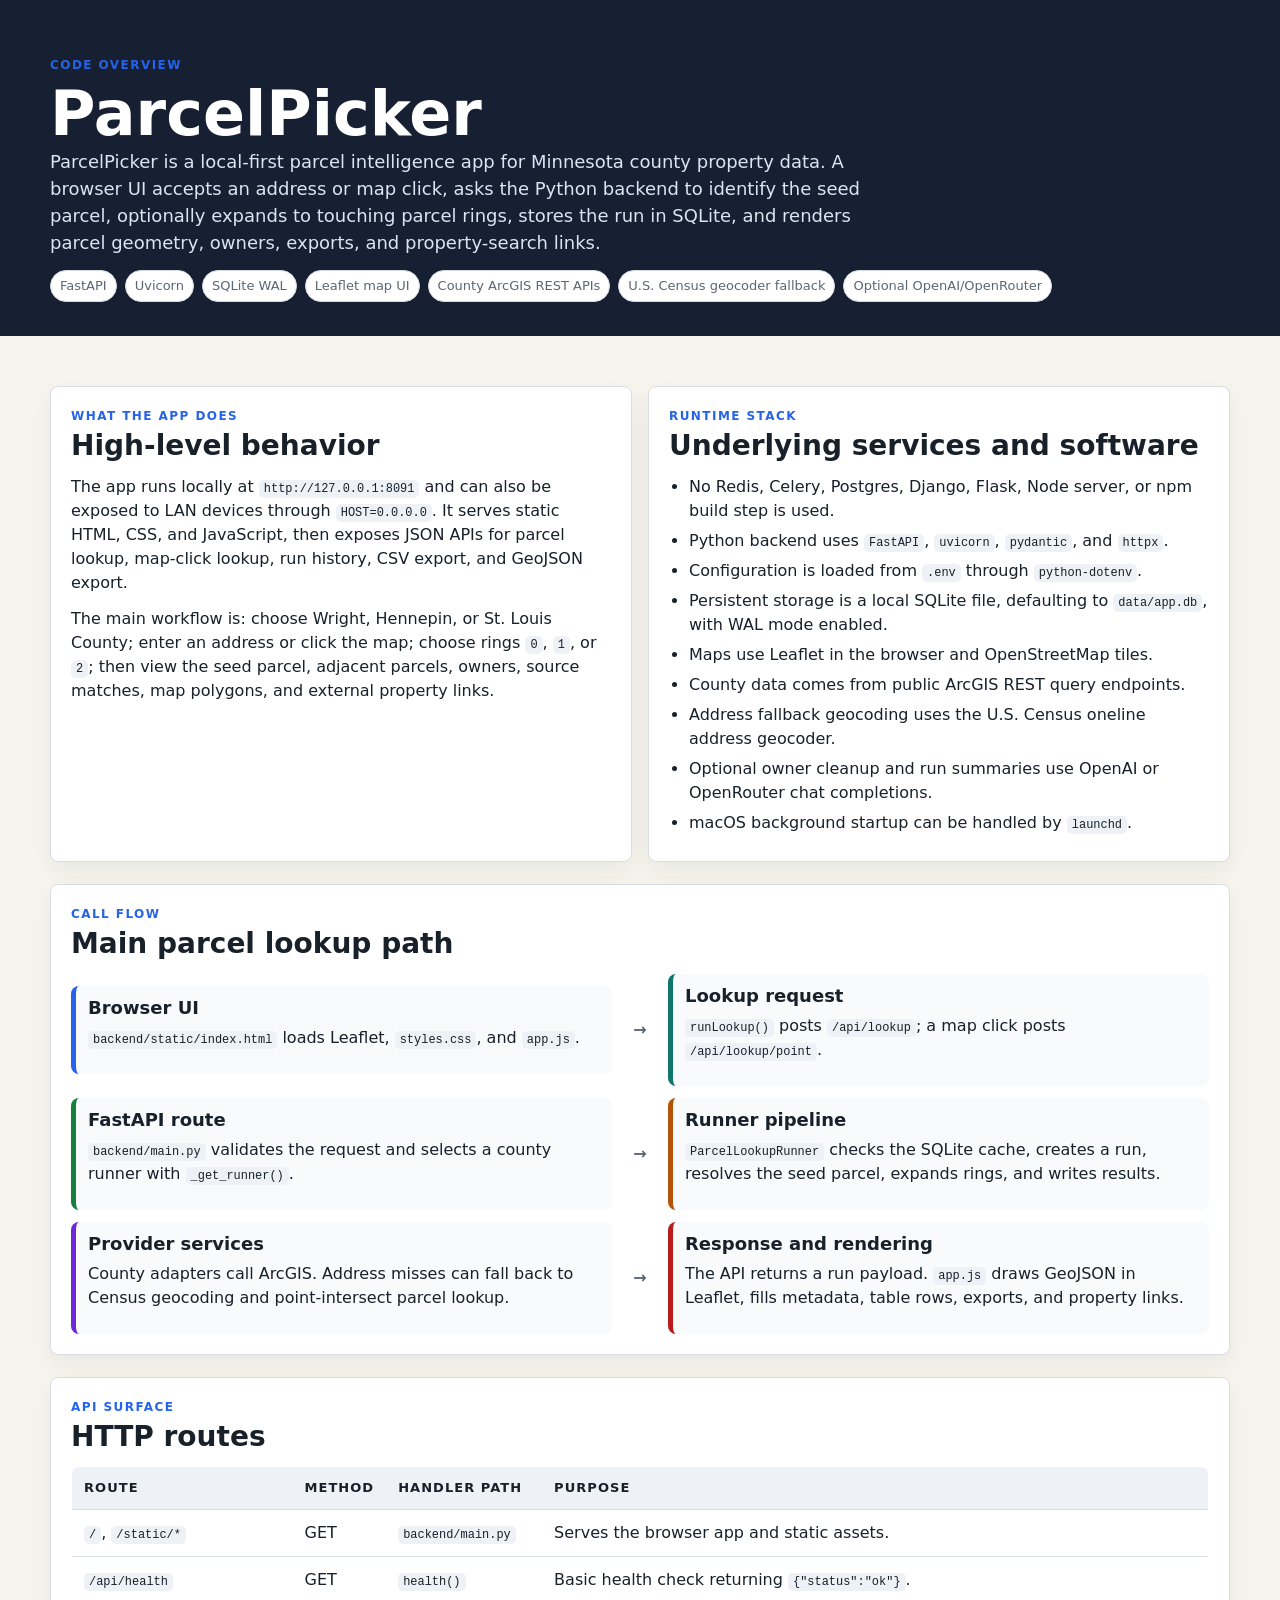
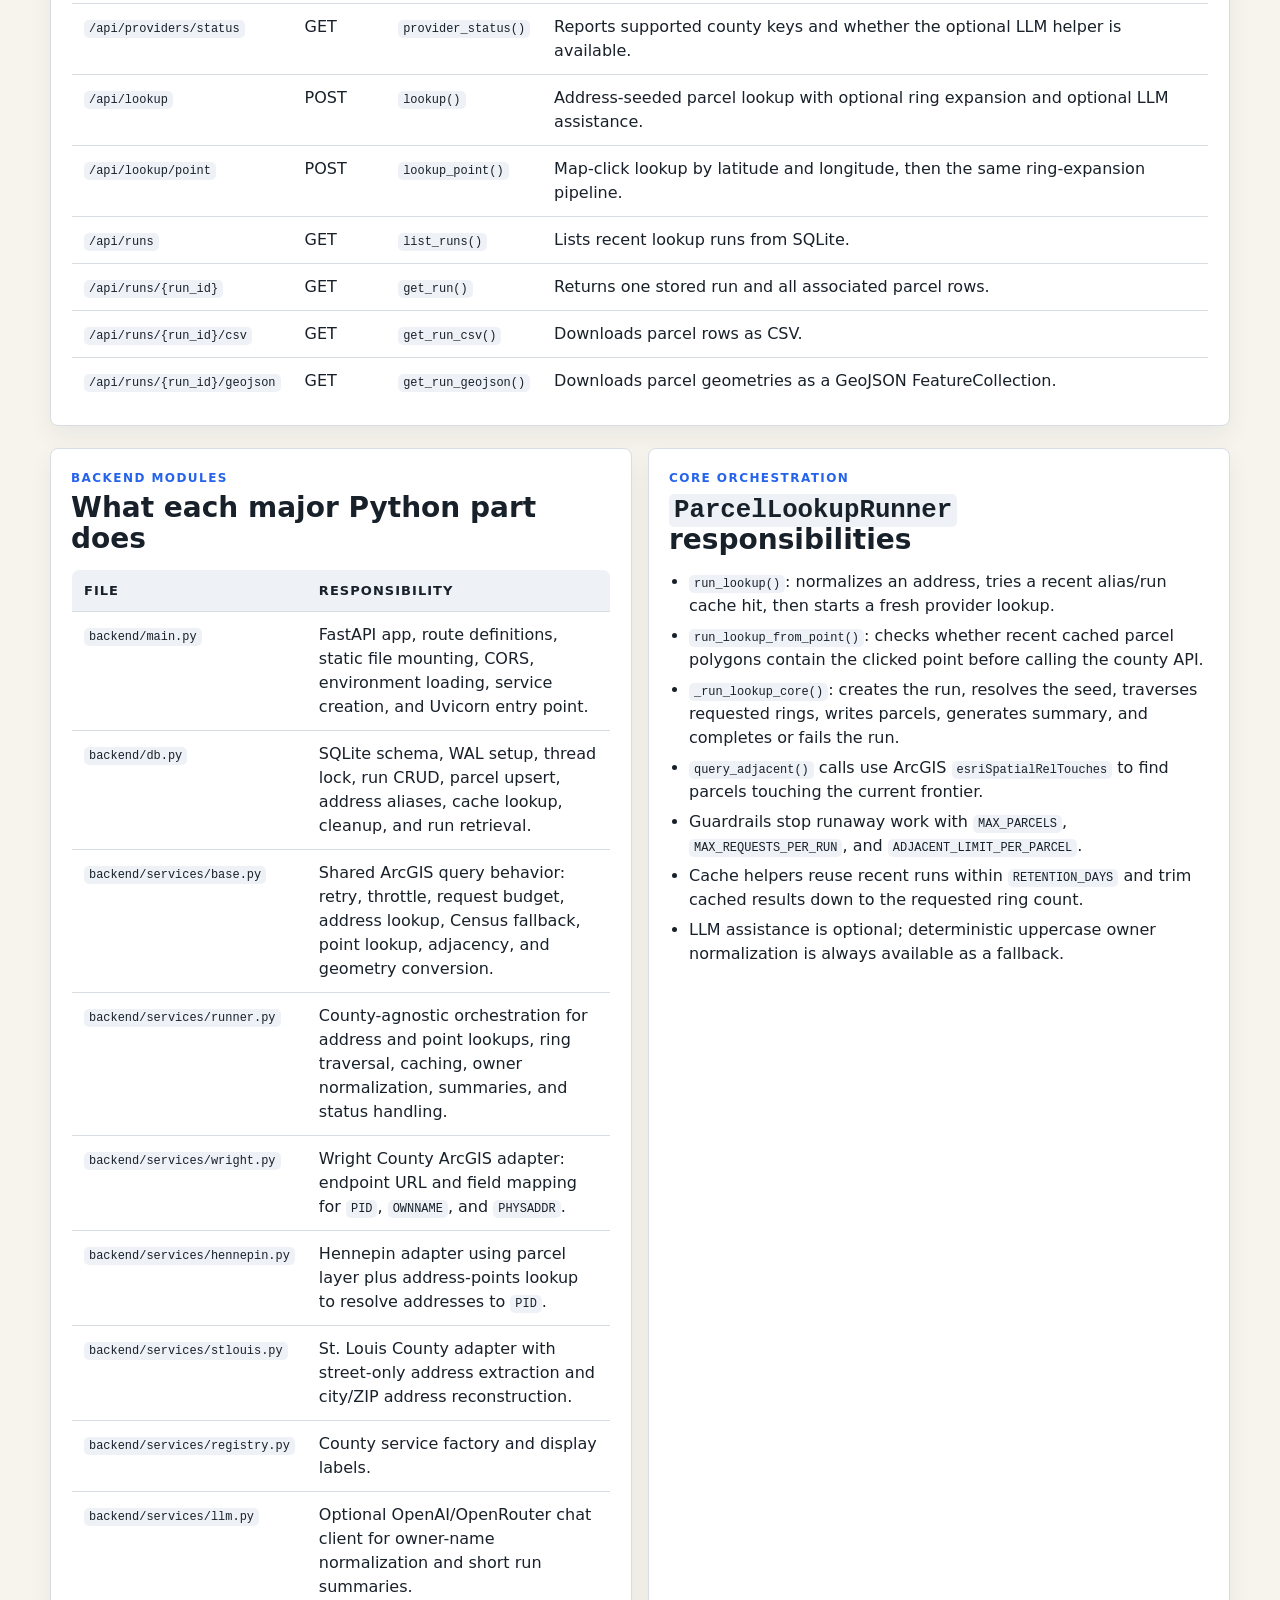
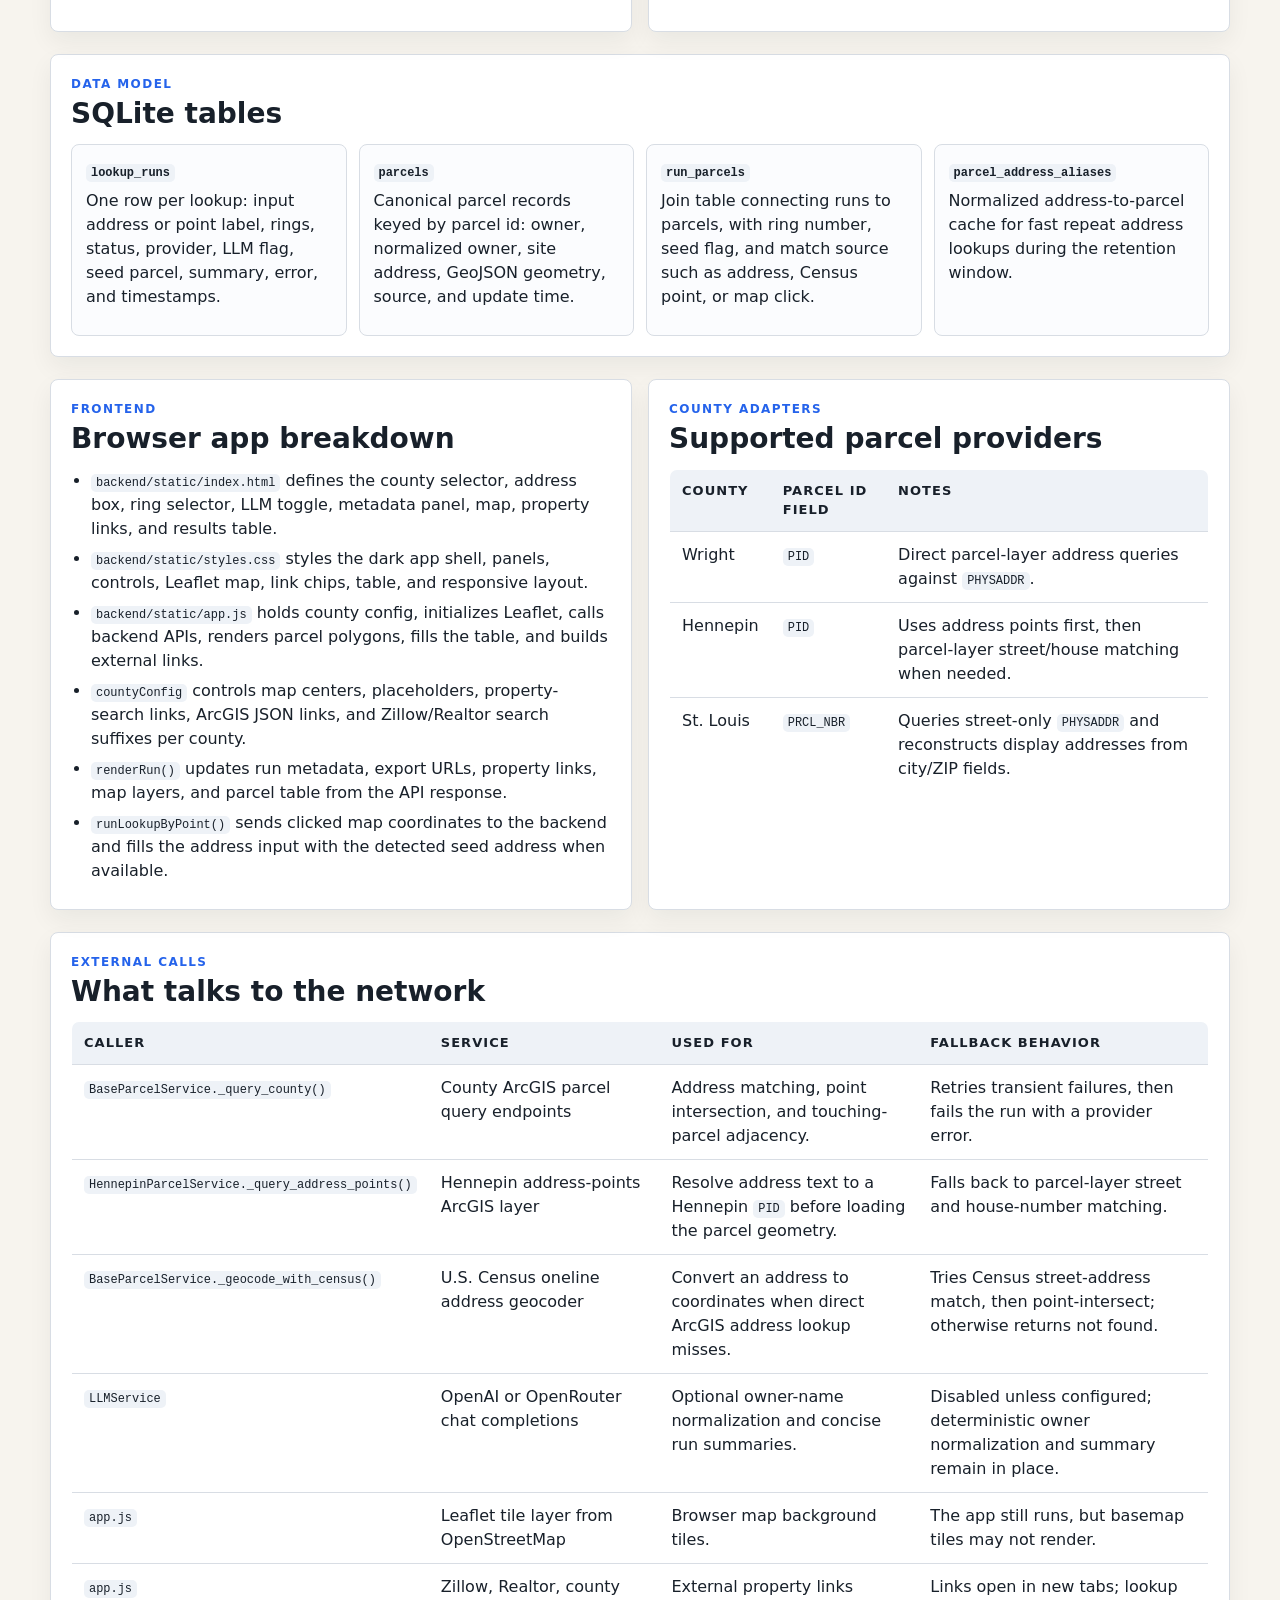
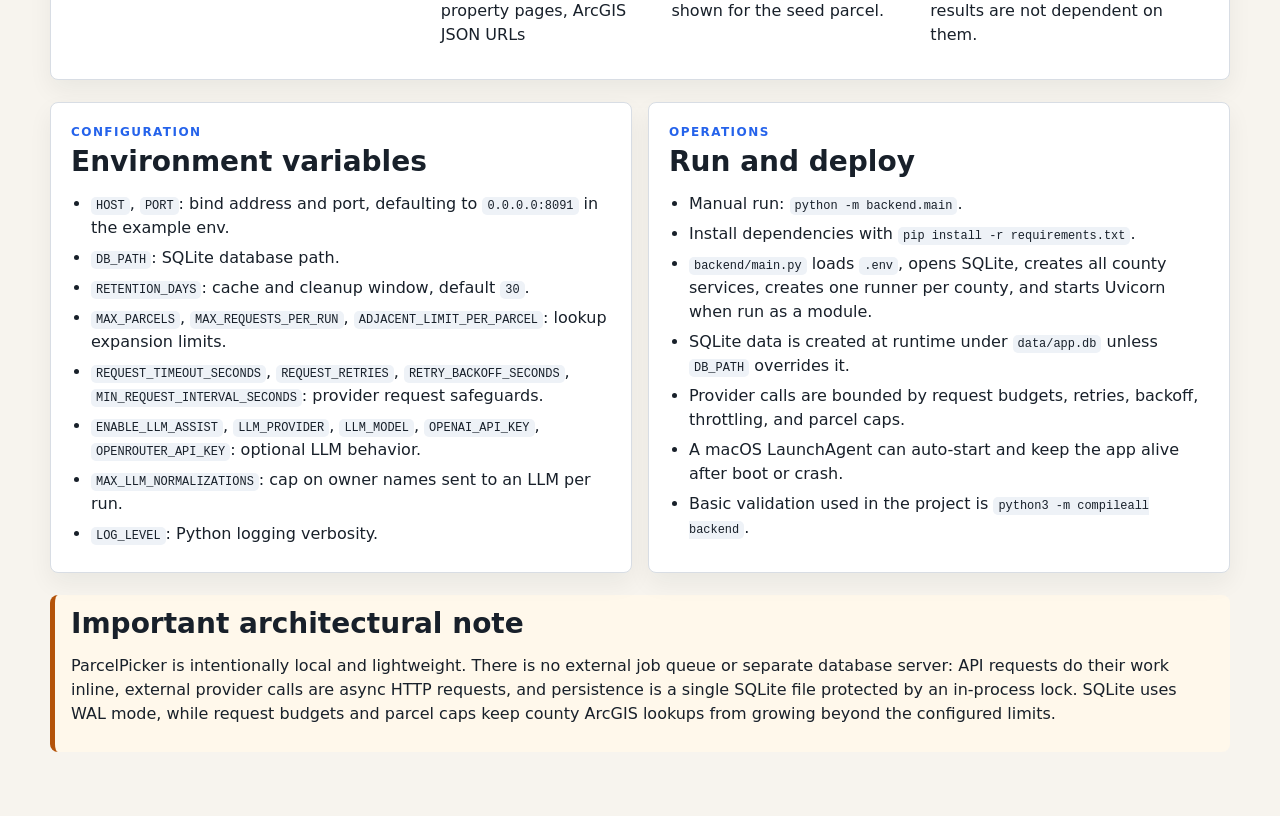
<file: code_overview.html>
<!doctype html>
<html lang="en">
  <head>
    <meta charset="utf-8">
    <meta name="viewport" content="width=device-width, initial-scale=1">
    <title>ParcelPicker Code Overview</title>
    <style>
      :root {
        color-scheme: light;
        --ink: #18202a;
        --muted: #5b6673;
        --paper: #f7f4ee;
        --panel: #ffffff;
        --line: #d8dde4;
        --blue: #2563eb;
        --teal: #0f766e;
        --green: #15803d;
        --amber: #b45309;
        --red: #b91c1c;
        --violet: #6d28d9;
      }

      * {
        box-sizing: border-box;
      }

      body {
        margin: 0;
        font-family: Inter, ui-sans-serif, system-ui, -apple-system, BlinkMacSystemFont, "Segoe UI", sans-serif;
        color: var(--ink);
        background: var(--paper);
        line-height: 1.5;
      }

      header {
        padding: 56px max(24px, calc((100vw - 1180px) / 2)) 34px;
        background: #172033;
        color: #fff;
      }

      header p {
        max-width: 850px;
        color: #dbe4f0;
        font-size: 18px;
      }

      main {
        width: min(1180px, calc(100vw - 32px));
        margin: 0 auto;
        padding: 28px 0 64px;
      }

      h1,
      h2,
      h3 {
        line-height: 1.1;
        margin: 0;
      }

      h1 {
        font-size: clamp(34px, 5vw, 62px);
        letter-spacing: 0;
      }

      h2 {
        font-size: 28px;
        margin-bottom: 14px;
      }

      h3 {
        font-size: 18px;
        margin-bottom: 8px;
      }

      p {
        margin: 0 0 12px;
      }

      code {
        padding: 2px 5px;
        border-radius: 5px;
        background: #eef2f7;
        font-size: 0.92em;
      }

      section {
        margin-top: 22px;
      }

      .grid {
        display: grid;
        gap: 16px;
      }

      .grid.two {
        grid-template-columns: repeat(2, minmax(0, 1fr));
      }

      .grid.three {
        grid-template-columns: repeat(3, minmax(0, 1fr));
      }

      .panel {
        background: var(--panel);
        border: 1px solid var(--line);
        border-radius: 8px;
        padding: 20px;
        box-shadow: 0 10px 24px rgba(24, 32, 42, 0.06);
      }

      .kicker {
        margin-bottom: 6px;
        color: var(--blue);
        font-size: 12px;
        font-weight: 800;
        letter-spacing: 0.12em;
        text-transform: uppercase;
      }

      .muted {
        color: var(--muted);
      }

      .tag-row {
        display: flex;
        flex-wrap: wrap;
        gap: 8px;
        margin-top: 14px;
      }

      .tag {
        border: 1px solid var(--line);
        border-radius: 999px;
        padding: 5px 9px;
        background: #fff;
        color: var(--muted);
        font-size: 13px;
      }

      .flow {
        display: grid;
        gap: 12px;
      }

      .flow-row {
        display: grid;
        grid-template-columns: 1fr 36px 1fr;
        align-items: center;
        gap: 10px;
      }

      .node {
        min-height: 74px;
        border-left: 5px solid var(--blue);
        border-radius: 8px;
        background: #f8fafc;
        padding: 12px;
      }

      .node.teal {
        border-left-color: var(--teal);
      }

      .node.green {
        border-left-color: var(--green);
      }

      .node.amber {
        border-left-color: var(--amber);
      }

      .node.red {
        border-left-color: var(--red);
      }

      .node.violet {
        border-left-color: var(--violet);
      }

      .arrow {
        text-align: center;
        color: var(--muted);
        font-weight: 900;
      }

      table {
        width: 100%;
        border-collapse: collapse;
        overflow: hidden;
        border: 1px solid var(--line);
        border-radius: 8px;
        background: #fff;
      }

      th,
      td {
        vertical-align: top;
        border-bottom: 1px solid var(--line);
        padding: 11px 12px;
        text-align: left;
      }

      th {
        background: #eef2f7;
        font-size: 13px;
        text-transform: uppercase;
        letter-spacing: 0.08em;
      }

      tr:last-child td {
        border-bottom: 0;
      }

      ul {
        margin: 8px 0 0;
        padding-left: 20px;
      }

      li {
        margin: 6px 0;
      }

      .schema {
        display: grid;
        grid-template-columns: repeat(4, minmax(0, 1fr));
        gap: 12px;
      }

      .schema-card {
        border: 1px solid var(--line);
        border-radius: 8px;
        padding: 14px;
        background: #fbfcfe;
      }

      .schema-card strong {
        display: block;
        margin-bottom: 6px;
      }

      .callout {
        border-left: 5px solid var(--amber);
        border-radius: 8px;
        background: #fff8eb;
        padding: 14px 16px;
      }

      @media (max-width: 860px) {
        .grid.two,
        .grid.three,
        .schema,
        .flow-row {
          grid-template-columns: 1fr;
        }

        .arrow {
          transform: rotate(90deg);
        }
      }
    </style>
  </head>
  <body>
    <header>
      <p class="kicker">Code overview</p>
      <h1>ParcelPicker</h1>
      <p>
        ParcelPicker is a local-first parcel intelligence app for Minnesota county property data.
        A browser UI accepts an address or map click, asks the Python backend to identify the seed
        parcel, optionally expands to touching parcel rings, stores the run in SQLite, and renders
        parcel geometry, owners, exports, and property-search links.
      </p>
      <div class="tag-row">
        <span class="tag">FastAPI</span>
        <span class="tag">Uvicorn</span>
        <span class="tag">SQLite WAL</span>
        <span class="tag">Leaflet map UI</span>
        <span class="tag">County ArcGIS REST APIs</span>
        <span class="tag">U.S. Census geocoder fallback</span>
        <span class="tag">Optional OpenAI/OpenRouter</span>
      </div>
    </header>

    <main>
      <section class="grid two">
        <article class="panel">
          <p class="kicker">What the app does</p>
          <h2>High-level behavior</h2>
          <p>
            The app runs locally at <code>http://127.0.0.1:8091</code> and can also be exposed to
            LAN devices through <code>HOST=0.0.0.0</code>. It serves static HTML, CSS, and JavaScript,
            then exposes JSON APIs for parcel lookup, map-click lookup, run history, CSV export, and
            GeoJSON export.
          </p>
          <p>
            The main workflow is: choose Wright, Hennepin, or St. Louis County; enter an address or
            click the map; choose rings <code>0</code>, <code>1</code>, or <code>2</code>; then view the seed parcel,
            adjacent parcels, owners, source matches, map polygons, and external property links.
          </p>
        </article>

        <article class="panel">
          <p class="kicker">Runtime stack</p>
          <h2>Underlying services and software</h2>
          <ul>
            <li>No Redis, Celery, Postgres, Django, Flask, Node server, or npm build step is used.</li>
            <li>Python backend uses <code>FastAPI</code>, <code>uvicorn</code>, <code>pydantic</code>, and <code>httpx</code>.</li>
            <li>Configuration is loaded from <code>.env</code> through <code>python-dotenv</code>.</li>
            <li>Persistent storage is a local SQLite file, defaulting to <code>data/app.db</code>, with WAL mode enabled.</li>
            <li>Maps use Leaflet in the browser and OpenStreetMap tiles.</li>
            <li>County data comes from public ArcGIS REST query endpoints.</li>
            <li>Address fallback geocoding uses the U.S. Census oneline address geocoder.</li>
            <li>Optional owner cleanup and run summaries use OpenAI or OpenRouter chat completions.</li>
            <li>macOS background startup can be handled by <code>launchd</code>.</li>
          </ul>
        </article>
      </section>

      <section class="panel">
        <p class="kicker">Call flow</p>
        <h2>Main parcel lookup path</h2>
        <div class="flow">
          <div class="flow-row">
            <div class="node">
              <h3>Browser UI</h3>
              <p><code>backend/static/index.html</code> loads Leaflet, <code>styles.css</code>, and <code>app.js</code>.</p>
            </div>
            <div class="arrow">&rarr;</div>
            <div class="node teal">
              <h3>Lookup request</h3>
              <p><code>runLookup()</code> posts <code>/api/lookup</code>; a map click posts <code>/api/lookup/point</code>.</p>
            </div>
          </div>
          <div class="flow-row">
            <div class="node green">
              <h3>FastAPI route</h3>
              <p><code>backend/main.py</code> validates the request and selects a county runner with <code>_get_runner()</code>.</p>
            </div>
            <div class="arrow">&rarr;</div>
            <div class="node amber">
              <h3>Runner pipeline</h3>
              <p><code>ParcelLookupRunner</code> checks the SQLite cache, creates a run, resolves the seed parcel, expands rings, and writes results.</p>
            </div>
          </div>
          <div class="flow-row">
            <div class="node violet">
              <h3>Provider services</h3>
              <p>County adapters call ArcGIS. Address misses can fall back to Census geocoding and point-intersect parcel lookup.</p>
            </div>
            <div class="arrow">&rarr;</div>
            <div class="node red">
              <h3>Response and rendering</h3>
              <p>The API returns a run payload. <code>app.js</code> draws GeoJSON in Leaflet, fills metadata, table rows, exports, and property links.</p>
            </div>
          </div>
        </div>
      </section>

      <section class="panel">
        <p class="kicker">API surface</p>
        <h2>HTTP routes</h2>
        <table>
          <thead>
            <tr>
              <th>Route</th>
              <th>Method</th>
              <th>Handler path</th>
              <th>Purpose</th>
            </tr>
          </thead>
          <tbody>
            <tr>
              <td><code>/</code>, <code>/static/*</code></td>
              <td>GET</td>
              <td><code>backend/main.py</code></td>
              <td>Serves the browser app and static assets.</td>
            </tr>
            <tr>
              <td><code>/api/health</code></td>
              <td>GET</td>
              <td><code>health()</code></td>
              <td>Basic health check returning <code>{"status":"ok"}</code>.</td>
            </tr>
            <tr>
              <td><code>/api/providers/status</code></td>
              <td>GET</td>
              <td><code>provider_status()</code></td>
              <td>Reports supported county keys and whether the optional LLM helper is available.</td>
            </tr>
            <tr>
              <td><code>/api/lookup</code></td>
              <td>POST</td>
              <td><code>lookup()</code></td>
              <td>Address-seeded parcel lookup with optional ring expansion and optional LLM assistance.</td>
            </tr>
            <tr>
              <td><code>/api/lookup/point</code></td>
              <td>POST</td>
              <td><code>lookup_point()</code></td>
              <td>Map-click lookup by latitude and longitude, then the same ring-expansion pipeline.</td>
            </tr>
            <tr>
              <td><code>/api/runs</code></td>
              <td>GET</td>
              <td><code>list_runs()</code></td>
              <td>Lists recent lookup runs from SQLite.</td>
            </tr>
            <tr>
              <td><code>/api/runs/{run_id}</code></td>
              <td>GET</td>
              <td><code>get_run()</code></td>
              <td>Returns one stored run and all associated parcel rows.</td>
            </tr>
            <tr>
              <td><code>/api/runs/{run_id}/csv</code></td>
              <td>GET</td>
              <td><code>get_run_csv()</code></td>
              <td>Downloads parcel rows as CSV.</td>
            </tr>
            <tr>
              <td><code>/api/runs/{run_id}/geojson</code></td>
              <td>GET</td>
              <td><code>get_run_geojson()</code></td>
              <td>Downloads parcel geometries as a GeoJSON FeatureCollection.</td>
            </tr>
          </tbody>
        </table>
      </section>

      <section class="grid two">
        <article class="panel">
          <p class="kicker">Backend modules</p>
          <h2>What each major Python part does</h2>
          <table>
            <thead>
              <tr>
                <th>File</th>
                <th>Responsibility</th>
              </tr>
            </thead>
            <tbody>
              <tr>
                <td><code>backend/main.py</code></td>
                <td>FastAPI app, route definitions, static file mounting, CORS, environment loading, service creation, and Uvicorn entry point.</td>
              </tr>
              <tr>
                <td><code>backend/db.py</code></td>
                <td>SQLite schema, WAL setup, thread lock, run CRUD, parcel upsert, address aliases, cache lookup, cleanup, and run retrieval.</td>
              </tr>
              <tr>
                <td><code>backend/services/base.py</code></td>
                <td>Shared ArcGIS query behavior: retry, throttle, request budget, address lookup, Census fallback, point lookup, adjacency, and geometry conversion.</td>
              </tr>
              <tr>
                <td><code>backend/services/runner.py</code></td>
                <td>County-agnostic orchestration for address and point lookups, ring traversal, caching, owner normalization, summaries, and status handling.</td>
              </tr>
              <tr>
                <td><code>backend/services/wright.py</code></td>
                <td>Wright County ArcGIS adapter: endpoint URL and field mapping for <code>PID</code>, <code>OWNNAME</code>, and <code>PHYSADDR</code>.</td>
              </tr>
              <tr>
                <td><code>backend/services/hennepin.py</code></td>
                <td>Hennepin adapter using parcel layer plus address-points lookup to resolve addresses to <code>PID</code>.</td>
              </tr>
              <tr>
                <td><code>backend/services/stlouis.py</code></td>
                <td>St. Louis County adapter with street-only address extraction and city/ZIP address reconstruction.</td>
              </tr>
              <tr>
                <td><code>backend/services/registry.py</code></td>
                <td>County service factory and display labels.</td>
              </tr>
              <tr>
                <td><code>backend/services/llm.py</code></td>
                <td>Optional OpenAI/OpenRouter chat client for owner-name normalization and short run summaries.</td>
              </tr>
            </tbody>
          </table>
        </article>

        <article class="panel">
          <p class="kicker">Core orchestration</p>
          <h2><code>ParcelLookupRunner</code> responsibilities</h2>
          <ul>
            <li><code>run_lookup()</code>: normalizes an address, tries a recent alias/run cache hit, then starts a fresh provider lookup.</li>
            <li><code>run_lookup_from_point()</code>: checks whether recent cached parcel polygons contain the clicked point before calling the county API.</li>
            <li><code>_run_lookup_core()</code>: creates the run, resolves the seed, traverses requested rings, writes parcels, generates summary, and completes or fails the run.</li>
            <li><code>query_adjacent()</code> calls use ArcGIS <code>esriSpatialRelTouches</code> to find parcels touching the current frontier.</li>
            <li>Guardrails stop runaway work with <code>MAX_PARCELS</code>, <code>MAX_REQUESTS_PER_RUN</code>, and <code>ADJACENT_LIMIT_PER_PARCEL</code>.</li>
            <li>Cache helpers reuse recent runs within <code>RETENTION_DAYS</code> and trim cached results down to the requested ring count.</li>
            <li>LLM assistance is optional; deterministic uppercase owner normalization is always available as a fallback.</li>
          </ul>
        </article>
      </section>

      <section class="panel">
        <p class="kicker">Data model</p>
        <h2>SQLite tables</h2>
        <div class="schema">
          <div class="schema-card">
            <strong><code>lookup_runs</code></strong>
            <p>One row per lookup: input address or point label, rings, status, provider, LLM flag, seed parcel, summary, error, and timestamps.</p>
          </div>
          <div class="schema-card">
            <strong><code>parcels</code></strong>
            <p>Canonical parcel records keyed by parcel id: owner, normalized owner, site address, GeoJSON geometry, source, and update time.</p>
          </div>
          <div class="schema-card">
            <strong><code>run_parcels</code></strong>
            <p>Join table connecting runs to parcels, with ring number, seed flag, and match source such as address, Census point, or map click.</p>
          </div>
          <div class="schema-card">
            <strong><code>parcel_address_aliases</code></strong>
            <p>Normalized address-to-parcel cache for fast repeat address lookups during the retention window.</p>
          </div>
        </div>
      </section>

      <section class="grid two">
        <article class="panel">
          <p class="kicker">Frontend</p>
          <h2>Browser app breakdown</h2>
          <ul>
            <li><code>backend/static/index.html</code> defines the county selector, address box, ring selector, LLM toggle, metadata panel, map, property links, and results table.</li>
            <li><code>backend/static/styles.css</code> styles the dark app shell, panels, controls, Leaflet map, link chips, table, and responsive layout.</li>
            <li><code>backend/static/app.js</code> holds county config, initializes Leaflet, calls backend APIs, renders parcel polygons, fills the table, and builds external links.</li>
            <li><code>countyConfig</code> controls map centers, placeholders, property-search links, ArcGIS JSON links, and Zillow/Realtor search suffixes per county.</li>
            <li><code>renderRun()</code> updates run metadata, export URLs, property links, map layers, and parcel table from the API response.</li>
            <li><code>runLookupByPoint()</code> sends clicked map coordinates to the backend and fills the address input with the detected seed address when available.</li>
          </ul>
        </article>

        <article class="panel">
          <p class="kicker">County adapters</p>
          <h2>Supported parcel providers</h2>
          <table>
            <thead>
              <tr>
                <th>County</th>
                <th>Parcel id field</th>
                <th>Notes</th>
              </tr>
            </thead>
            <tbody>
              <tr>
                <td>Wright</td>
                <td><code>PID</code></td>
                <td>Direct parcel-layer address queries against <code>PHYSADDR</code>.</td>
              </tr>
              <tr>
                <td>Hennepin</td>
                <td><code>PID</code></td>
                <td>Uses address points first, then parcel-layer street/house matching when needed.</td>
              </tr>
              <tr>
                <td>St. Louis</td>
                <td><code>PRCL_NBR</code></td>
                <td>Queries street-only <code>PHYSADDR</code> and reconstructs display addresses from city/ZIP fields.</td>
              </tr>
            </tbody>
          </table>
        </article>
      </section>

      <section class="panel">
        <p class="kicker">External calls</p>
        <h2>What talks to the network</h2>
        <table>
          <thead>
            <tr>
              <th>Caller</th>
              <th>Service</th>
              <th>Used for</th>
              <th>Fallback behavior</th>
            </tr>
          </thead>
          <tbody>
            <tr>
              <td><code>BaseParcelService._query_county()</code></td>
              <td>County ArcGIS parcel query endpoints</td>
              <td>Address matching, point intersection, and touching-parcel adjacency.</td>
              <td>Retries transient failures, then fails the run with a provider error.</td>
            </tr>
            <tr>
              <td><code>HennepinParcelService._query_address_points()</code></td>
              <td>Hennepin address-points ArcGIS layer</td>
              <td>Resolve address text to a Hennepin <code>PID</code> before loading the parcel geometry.</td>
              <td>Falls back to parcel-layer street and house-number matching.</td>
            </tr>
            <tr>
              <td><code>BaseParcelService._geocode_with_census()</code></td>
              <td>U.S. Census oneline address geocoder</td>
              <td>Convert an address to coordinates when direct ArcGIS address lookup misses.</td>
              <td>Tries Census street-address match, then point-intersect; otherwise returns not found.</td>
            </tr>
            <tr>
              <td><code>LLMService</code></td>
              <td>OpenAI or OpenRouter chat completions</td>
              <td>Optional owner-name normalization and concise run summaries.</td>
              <td>Disabled unless configured; deterministic owner normalization and summary remain in place.</td>
            </tr>
            <tr>
              <td><code>app.js</code></td>
              <td>Leaflet tile layer from OpenStreetMap</td>
              <td>Browser map background tiles.</td>
              <td>The app still runs, but basemap tiles may not render.</td>
            </tr>
            <tr>
              <td><code>app.js</code></td>
              <td>Zillow, Realtor, county property pages, ArcGIS JSON URLs</td>
              <td>External property links shown for the seed parcel.</td>
              <td>Links open in new tabs; lookup results are not dependent on them.</td>
            </tr>
          </tbody>
        </table>
      </section>

      <section class="grid two">
        <article class="panel">
          <p class="kicker">Configuration</p>
          <h2>Environment variables</h2>
          <ul>
            <li><code>HOST</code>, <code>PORT</code>: bind address and port, defaulting to <code>0.0.0.0:8091</code> in the example env.</li>
            <li><code>DB_PATH</code>: SQLite database path.</li>
            <li><code>RETENTION_DAYS</code>: cache and cleanup window, default <code>30</code>.</li>
            <li><code>MAX_PARCELS</code>, <code>MAX_REQUESTS_PER_RUN</code>, <code>ADJACENT_LIMIT_PER_PARCEL</code>: lookup expansion limits.</li>
            <li><code>REQUEST_TIMEOUT_SECONDS</code>, <code>REQUEST_RETRIES</code>, <code>RETRY_BACKOFF_SECONDS</code>, <code>MIN_REQUEST_INTERVAL_SECONDS</code>: provider request safeguards.</li>
            <li><code>ENABLE_LLM_ASSIST</code>, <code>LLM_PROVIDER</code>, <code>LLM_MODEL</code>, <code>OPENAI_API_KEY</code>, <code>OPENROUTER_API_KEY</code>: optional LLM behavior.</li>
            <li><code>MAX_LLM_NORMALIZATIONS</code>: cap on owner names sent to an LLM per run.</li>
            <li><code>LOG_LEVEL</code>: Python logging verbosity.</li>
          </ul>
        </article>

        <article class="panel">
          <p class="kicker">Operations</p>
          <h2>Run and deploy</h2>
          <ul>
            <li>Manual run: <code>python -m backend.main</code>.</li>
            <li>Install dependencies with <code>pip install -r requirements.txt</code>.</li>
            <li><code>backend/main.py</code> loads <code>.env</code>, opens SQLite, creates all county services, creates one runner per county, and starts Uvicorn when run as a module.</li>
            <li>SQLite data is created at runtime under <code>data/app.db</code> unless <code>DB_PATH</code> overrides it.</li>
            <li>Provider calls are bounded by request budgets, retries, backoff, throttling, and parcel caps.</li>
            <li>A macOS LaunchAgent can auto-start and keep the app alive after boot or crash.</li>
            <li>Basic validation used in the project is <code>python3 -m compileall backend</code>.</li>
          </ul>
        </article>
      </section>

      <section class="callout">
        <h2>Important architectural note</h2>
        <p>
          ParcelPicker is intentionally local and lightweight. There is no external job queue or
          separate database server: API requests do their work inline, external provider calls are
          async HTTP requests, and persistence is a single SQLite file protected by an in-process
          lock. SQLite uses WAL mode, while request budgets and parcel caps keep county ArcGIS
          lookups from growing beyond the configured limits.
        </p>
      </section>
    </main>
  </body>
</html>
</file>
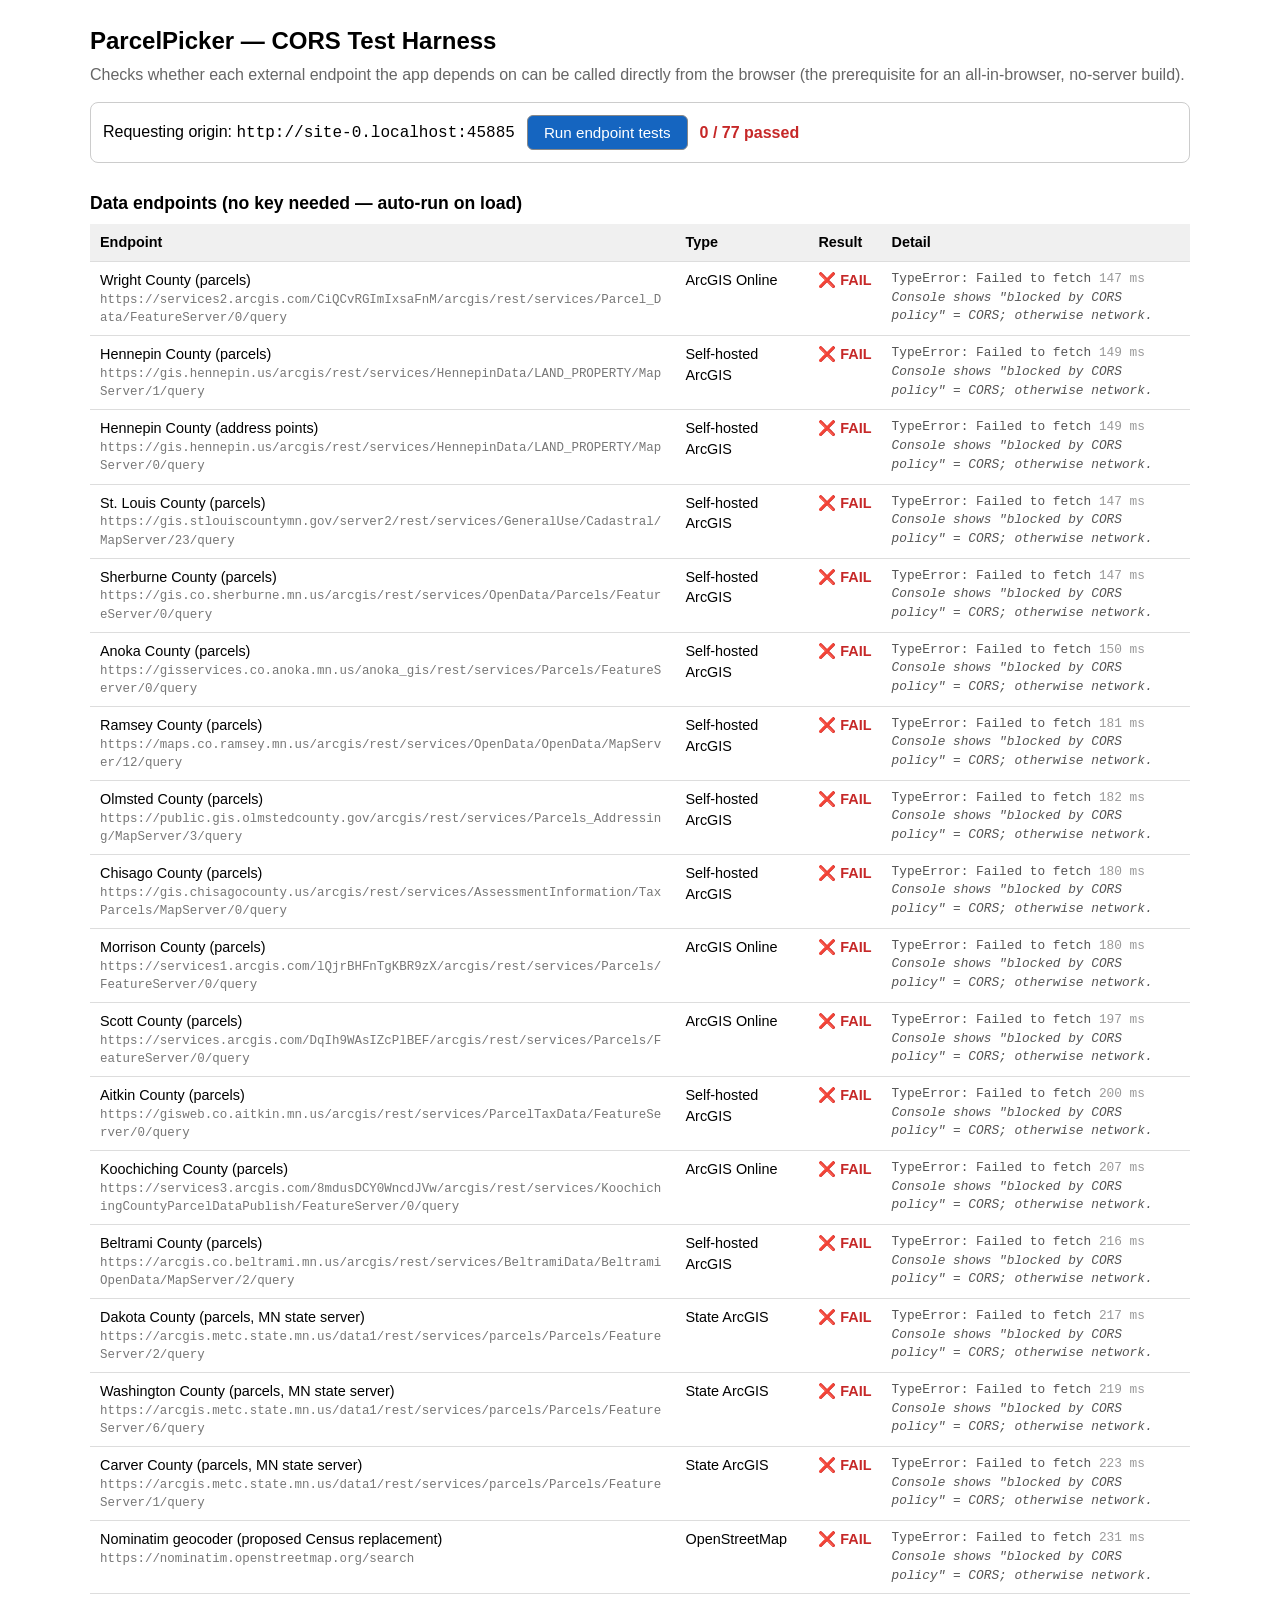
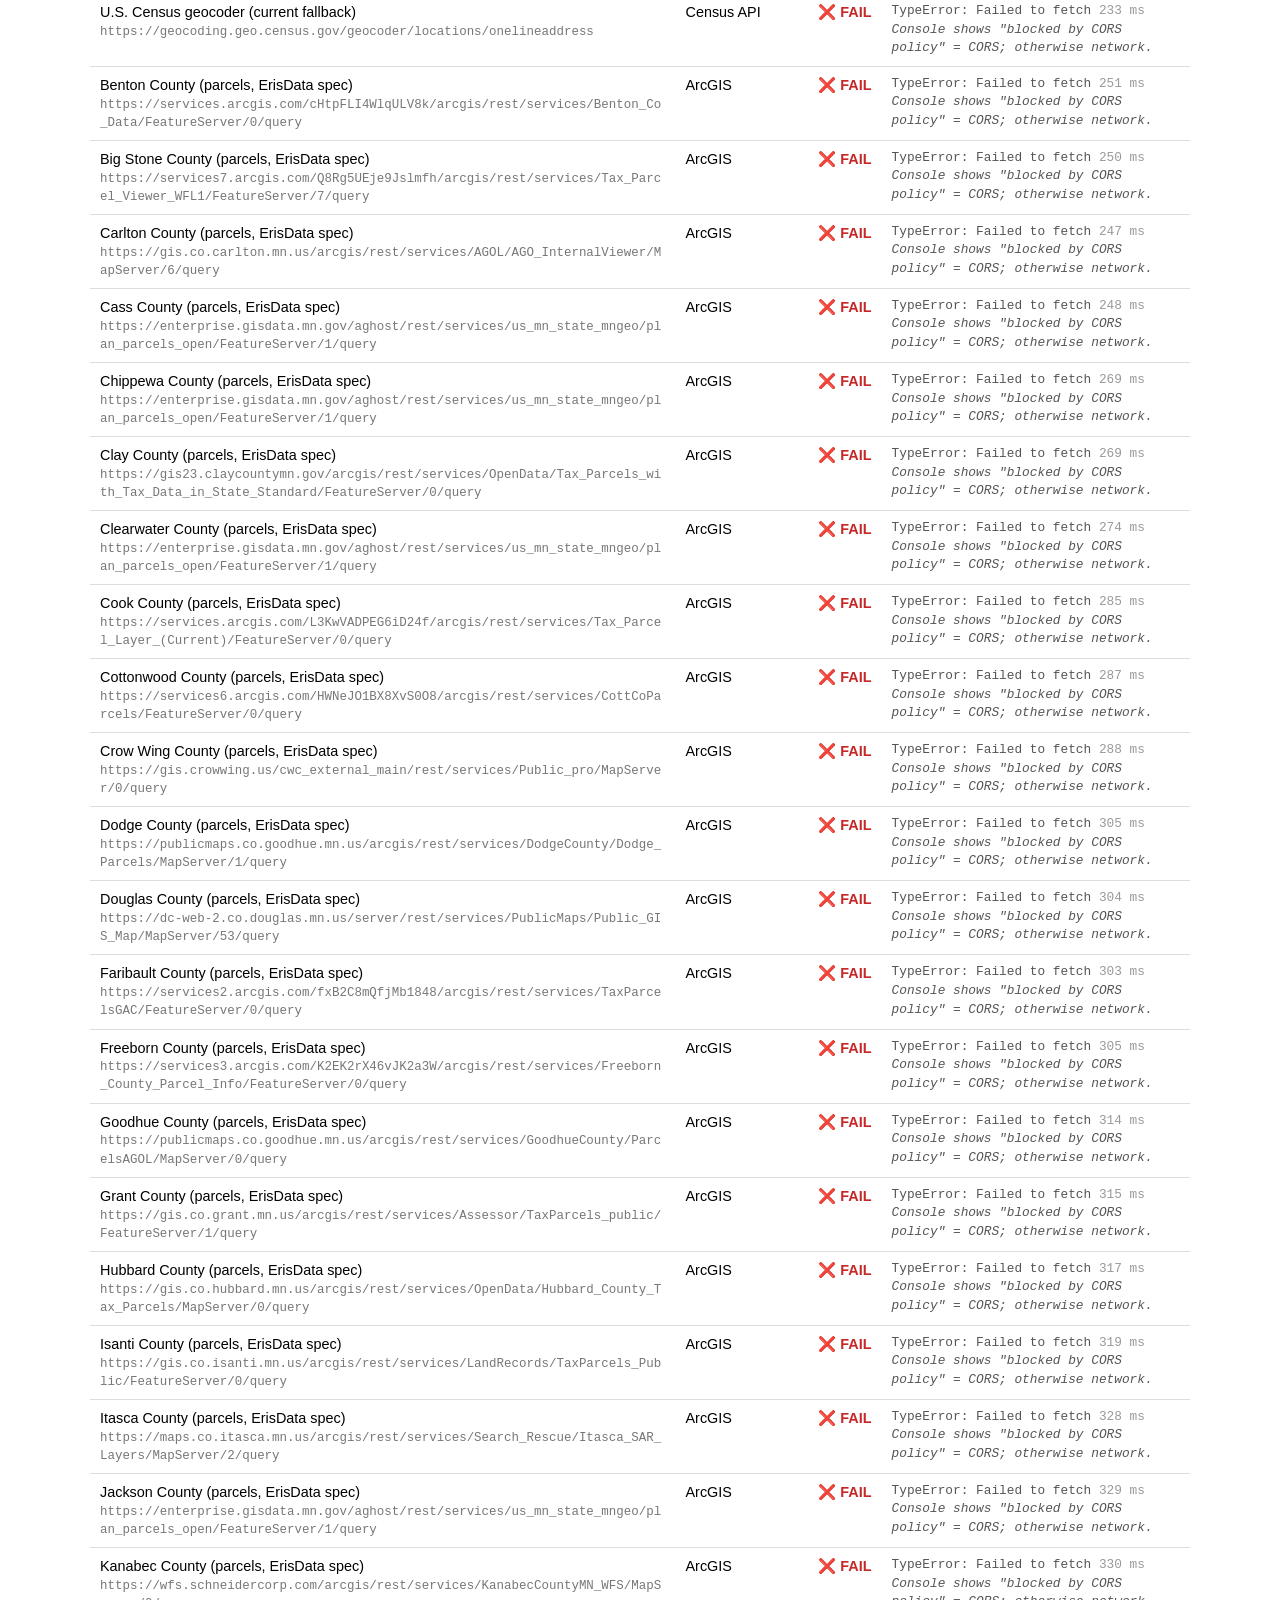
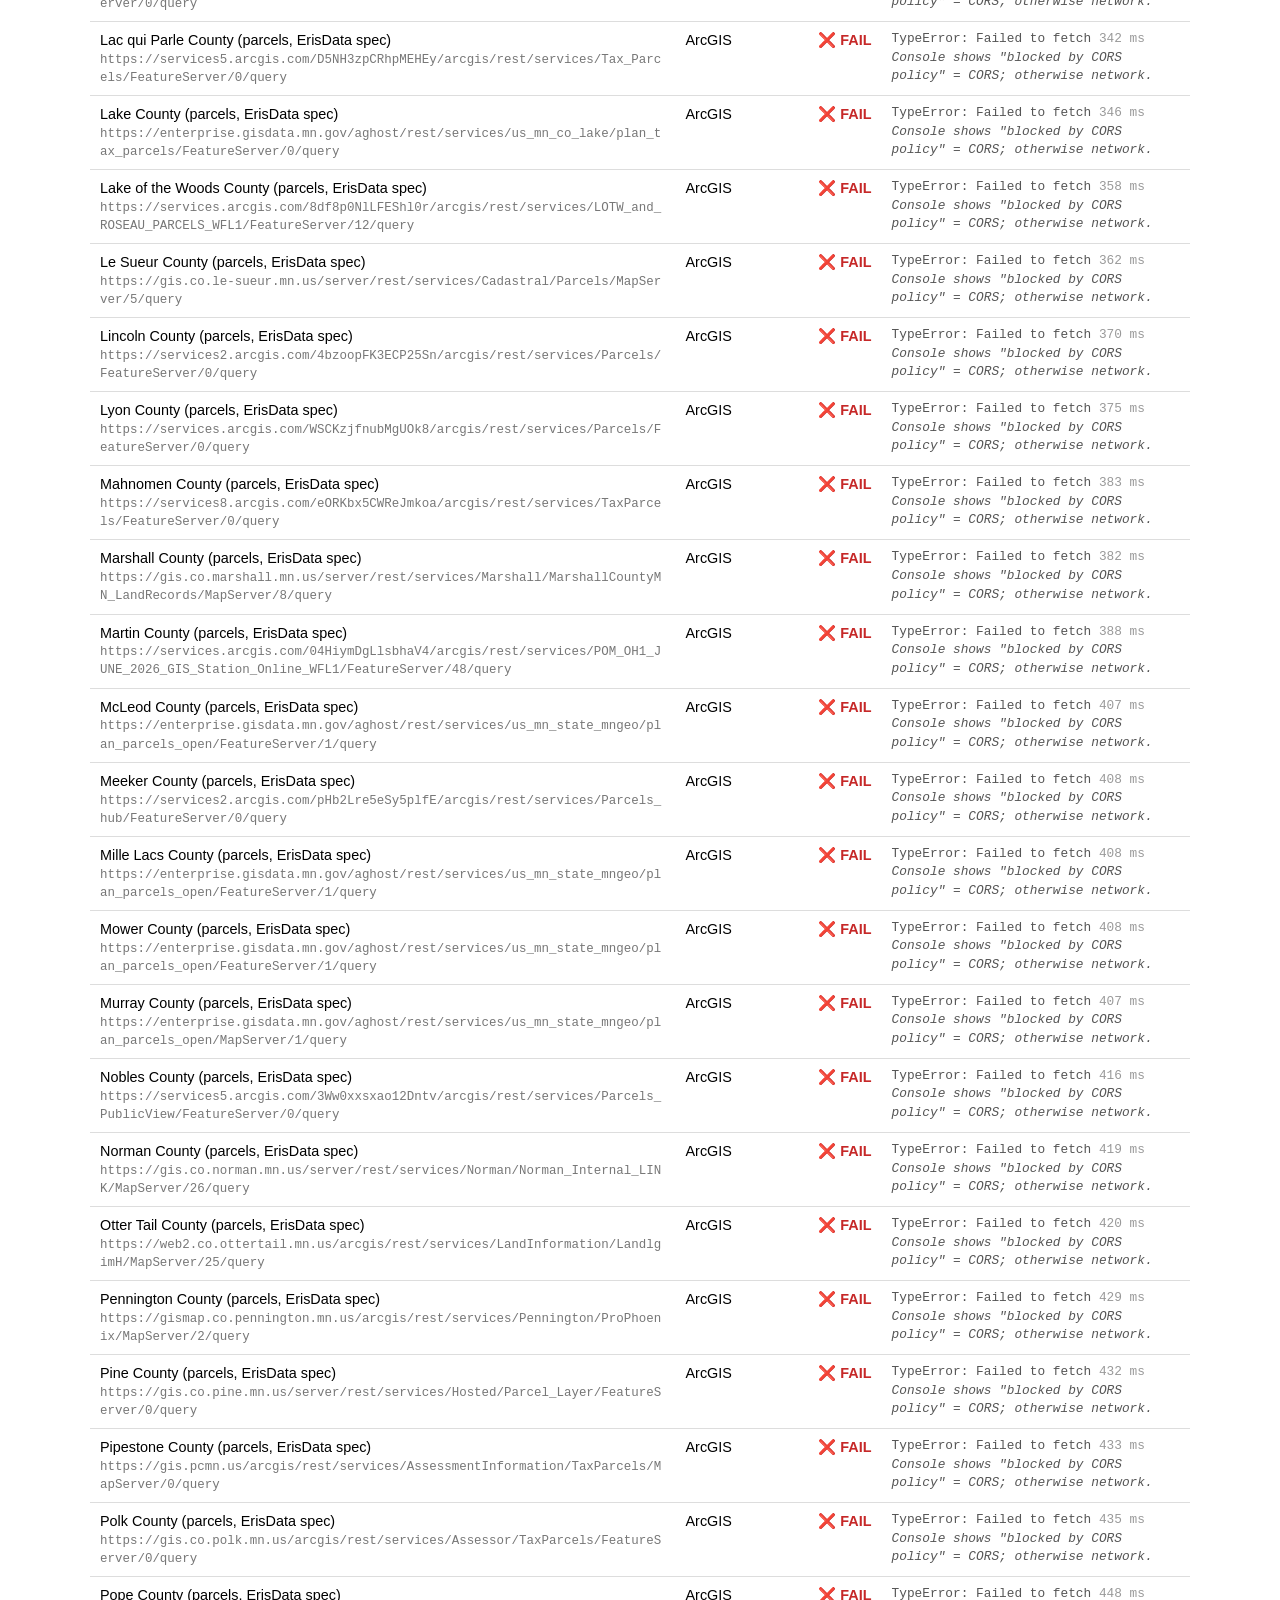
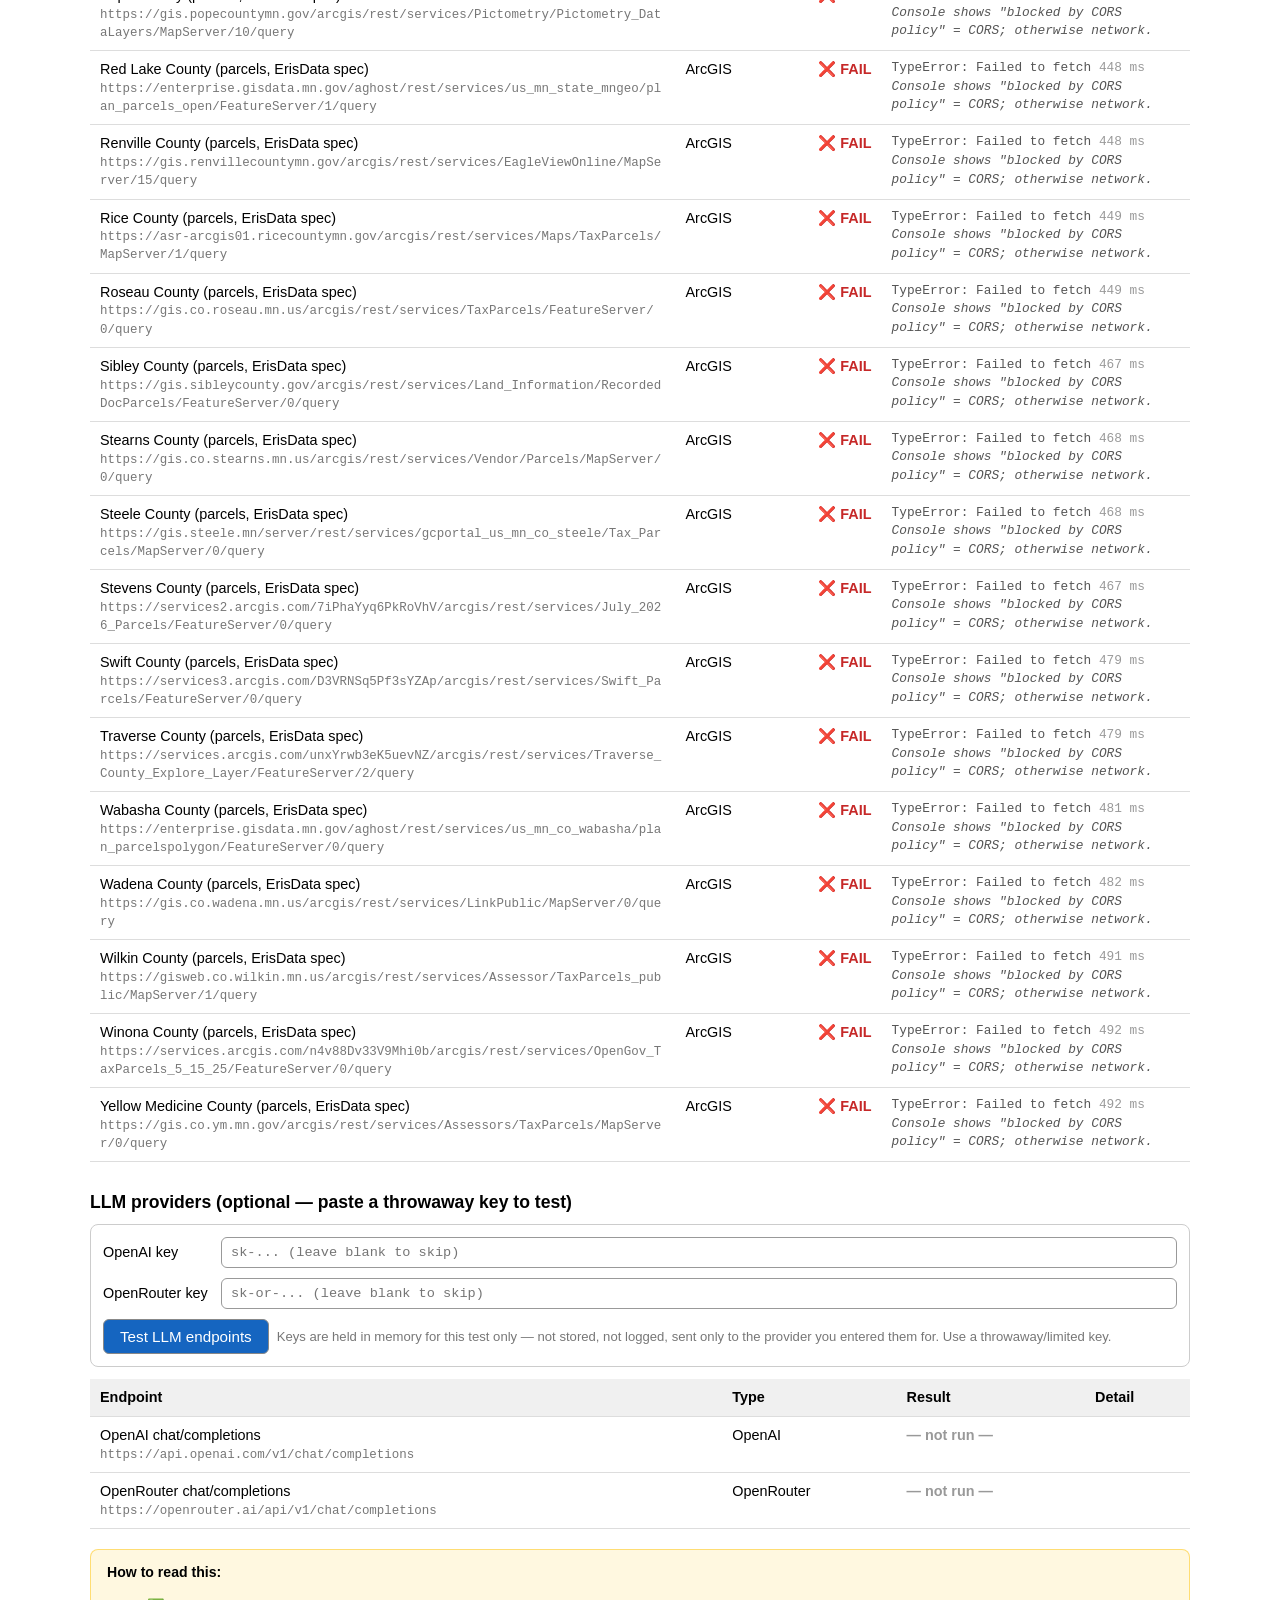
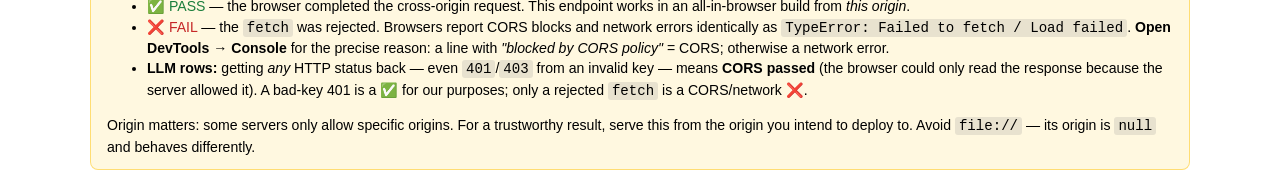
<file: cors-test.html>
<!DOCTYPE html>
<html lang="en">
<head>
  <meta charset="utf-8" />
  <meta name="viewport" content="width=device-width, initial-scale=1" />
  <title>ParcelPicker — CORS Test Harness</title>
  <style>
    :root { color-scheme: light dark; }
    body {
      font-family: -apple-system, BlinkMacSystemFont, "Segoe UI", Roboto, sans-serif;
      margin: 0; padding: 24px; line-height: 1.45;
      max-width: 1100px; margin-inline: auto;
    }
    h1 { margin: 0 0 4px; font-size: 1.5rem; }
    h2 { font-size: 1.1rem; margin: 28px 0 8px; }
    .sub { color: #666; margin: 0 0 16px; }
    .bar {
      display: flex; gap: 12px; align-items: center; flex-wrap: wrap;
      padding: 12px; border: 1px solid #ccc; border-radius: 8px; margin-bottom: 16px;
    }
    .origin { font-family: ui-monospace, SFMono-Regular, Menlo, monospace; }
    button {
      font-size: 0.95rem; padding: 8px 16px; border-radius: 6px;
      border: 1px solid #888; background: #1565c0; color: #fff; cursor: pointer;
    }
    button:disabled { opacity: 0.5; cursor: default; }
    .summary { font-weight: 600; }
    table { width: 100%; border-collapse: collapse; font-size: 0.9rem; }
    th, td { text-align: left; padding: 8px 10px; border-bottom: 1px solid #ddd; vertical-align: top; }
    th { background: rgba(128,128,128,0.12); }
    td.status { white-space: nowrap; font-weight: 600; }
    .ok { color: #1b7e3c; }
    .fail { color: #c62828; }
    .pending, .skip { color: #999; }
    .detail { font-family: ui-monospace, SFMono-Regular, Menlo, monospace; font-size: 0.8rem; color: #555; word-break: break-word; }
    .url { font-family: ui-monospace, SFMono-Regular, Menlo, monospace; font-size: 0.78rem; color: #777; word-break: break-all; }
    .note { background: rgba(255,193,7,0.12); border: 1px solid rgba(255,193,7,0.5); border-radius: 8px; padding: 12px 16px; margin-top: 20px; font-size: 0.88rem; }
    .note code { background: rgba(128,128,128,0.18); padding: 1px 4px; border-radius: 3px; }
    .ms { color: #999; font-size: 0.8rem; }
    .llm-form { display: flex; flex-direction: column; gap: 10px; padding: 12px; border: 1px solid #ccc; border-radius: 8px; margin-bottom: 12px; }
    .llm-row { display: flex; gap: 8px; align-items: center; flex-wrap: wrap; }
    .llm-row label { width: 110px; font-size: 0.9rem; }
    .llm-row input { flex: 1; min-width: 200px; padding: 7px 9px; border: 1px solid #999; border-radius: 6px; font-family: ui-monospace, monospace; font-size: 0.85rem; }
    .privacy { font-size: 0.82rem; color: #777; }
  </style>
</head>
<body>
  <h1>ParcelPicker — CORS Test Harness</h1>
  <p class="sub">Checks whether each external endpoint the app depends on can be called directly from the browser (the prerequisite for an all-in-browser, no-server build).</p>

  <div class="bar">
    <div>Requesting origin: <span class="origin" id="origin"></span></div>
    <button id="run">Run endpoint tests</button>
    <span class="summary" id="summary"></span>
  </div>

  <h2>Data endpoints (no key needed — auto-run on load)</h2>
  <table>
    <thead>
      <tr><th>Endpoint</th><th>Type</th><th class="status">Result</th><th>Detail</th></tr>
    </thead>
    <tbody id="rows"></tbody>
  </table>

  <h2>LLM providers (optional — paste a throwaway key to test)</h2>
  <div class="llm-form">
    <div class="llm-row">
      <label for="openai-key">OpenAI key</label>
      <input id="openai-key" type="password" autocomplete="off" placeholder="sk-... (leave blank to skip)" />
    </div>
    <div class="llm-row">
      <label for="openrouter-key">OpenRouter key</label>
      <input id="openrouter-key" type="password" autocomplete="off" placeholder="sk-or-... (leave blank to skip)" />
    </div>
    <div class="llm-row">
      <button id="run-llm">Test LLM endpoints</button>
      <span class="privacy">Keys are held in memory for this test only — not stored, not logged, sent only to the provider you entered them for. Use a throwaway/limited key.</span>
    </div>
  </div>
  <table>
    <thead>
      <tr><th>Endpoint</th><th>Type</th><th class="status">Result</th><th>Detail</th></tr>
    </thead>
    <tbody id="llm-rows"></tbody>
  </table>

  <div class="note">
    <strong>How to read this:</strong>
    <ul>
      <li><span class="ok">✅ PASS</span> — the browser completed the cross-origin request. This endpoint works in an all-in-browser build from <em>this origin</em>.</li>
      <li><span class="fail">❌ FAIL</span> — the <code>fetch</code> was rejected. Browsers report CORS blocks and network errors identically as <code>TypeError: Failed to fetch / Load failed</code>. <strong>Open DevTools → Console</strong> for the precise reason: a line with <em>"blocked by CORS policy"</em> = CORS; otherwise a network error.</li>
      <li><strong>LLM rows:</strong> getting <em>any</em> HTTP status back — even <code>401</code>/<code>403</code> from an invalid key — means <strong>CORS passed</strong> (the browser could only read the response because the server allowed it). A bad-key 401 is a ✅ for our purposes; only a rejected <code>fetch</code> is a CORS/network ❌.</li>
    </ul>
    Origin matters: some servers only allow specific origins. For a trustworthy result, serve this from the origin you intend to deploy to. Avoid <code>file://</code> — its origin is <code>null</code> and behaves differently.
  </div>

  <script>
    // ---- Data endpoints (mirrored from backend/services/*.py) -------------
    const ARCGIS_PARAMS = (idField) => new URLSearchParams({
      where: "1=1", outFields: idField, returnGeometry: "false",
      resultRecordCount: "1", f: "json",
    });

    const tests = [
      { name: "Wright County (parcels)", type: "ArcGIS Online",
        url: "https://services2.arcgis.com/CiQCvRGImIxsaFnM/arcgis/rest/services/Parcel_Data/FeatureServer/0/query",
        params: ARCGIS_PARAMS("PID"), kind: "arcgis" },
      { name: "Hennepin County (parcels)", type: "Self-hosted ArcGIS",
        url: "https://gis.hennepin.us/arcgis/rest/services/HennepinData/LAND_PROPERTY/MapServer/1/query",
        params: ARCGIS_PARAMS("PID"), kind: "arcgis" },
      { name: "Hennepin County (address points)", type: "Self-hosted ArcGIS",
        url: "https://gis.hennepin.us/arcgis/rest/services/HennepinData/LAND_PROPERTY/MapServer/0/query",
        params: ARCGIS_PARAMS("PID"), kind: "arcgis" },
      { name: "St. Louis County (parcels)", type: "Self-hosted ArcGIS",
        url: "https://gis.stlouiscountymn.gov/server2/rest/services/GeneralUse/Cadastral/MapServer/23/query",
        params: ARCGIS_PARAMS("PRCL_NBR"), kind: "arcgis" },
      { name: "Sherburne County (parcels)", type: "Self-hosted ArcGIS",
        url: "https://gis.co.sherburne.mn.us/arcgis/rest/services/OpenData/Parcels/FeatureServer/0/query",
        params: ARCGIS_PARAMS("PIN"), kind: "arcgis" },
      { name: "Anoka County (parcels)", type: "Self-hosted ArcGIS",
        url: "https://gisservices.co.anoka.mn.us/anoka_gis/rest/services/Parcels/FeatureServer/0/query",
        params: ARCGIS_PARAMS("PIN"), kind: "arcgis" },
      { name: "Ramsey County (parcels)", type: "Self-hosted ArcGIS",
        url: "https://maps.co.ramsey.mn.us/arcgis/rest/services/OpenData/OpenData/MapServer/12/query",
        params: ARCGIS_PARAMS("ParcelID"), kind: "arcgis" },
      { name: "Olmsted County (parcels)", type: "Self-hosted ArcGIS",
        url: "https://public.gis.olmstedcounty.gov/arcgis/rest/services/Parcels_Addressing/MapServer/3/query",
        params: ARCGIS_PARAMS("PIN"), kind: "arcgis" },
      { name: "Chisago County (parcels)", type: "Self-hosted ArcGIS",
        url: "https://gis.chisagocounty.us/arcgis/rest/services/AssessmentInformation/TaxParcels/MapServer/0/query",
        params: ARCGIS_PARAMS("PIN"), kind: "arcgis" },
      { name: "Morrison County (parcels)", type: "ArcGIS Online",
        url: "https://services1.arcgis.com/lQjrBHFnTgKBR9zX/arcgis/rest/services/Parcels/FeatureServer/0/query",
        params: ARCGIS_PARAMS("PIN"), kind: "arcgis" },
      { name: "Scott County (parcels)", type: "ArcGIS Online",
        url: "https://services.arcgis.com/DqIh9WAsIZcPlBEF/arcgis/rest/services/Parcels/FeatureServer/0/query",
        params: ARCGIS_PARAMS("PID"), kind: "arcgis" },
      { name: "Aitkin County (parcels)", type: "Self-hosted ArcGIS",
        url: "https://gisweb.co.aitkin.mn.us/arcgis/rest/services/ParcelTaxData/FeatureServer/0/query",
        params: ARCGIS_PARAMS("PRCL_NBR"), kind: "arcgis" },
      { name: "Koochiching County (parcels)", type: "ArcGIS Online",
        url: "https://services3.arcgis.com/8mdusDCY0WncdJVw/arcgis/rest/services/KoochichingCountyParcelDataPublish/FeatureServer/0/query",
        params: ARCGIS_PARAMS("PARCEL_ID"), kind: "arcgis" },
      { name: "Beltrami County (parcels)", type: "Self-hosted ArcGIS",
        url: "https://arcgis.co.beltrami.mn.us/arcgis/rest/services/BeltramiData/BeltramiOpenData/MapServer/2/query",
        params: ARCGIS_PARAMS("PIN"), kind: "arcgis" },
      { name: "Dakota County (parcels, MN state server)", type: "State ArcGIS",
        url: "https://arcgis.metc.state.mn.us/data1/rest/services/parcels/Parcels/FeatureServer/2/query",
        params: ARCGIS_PARAMS("PIN"), kind: "arcgis" },
      { name: "Washington County (parcels, MN state server)", type: "State ArcGIS",
        url: "https://arcgis.metc.state.mn.us/data1/rest/services/parcels/Parcels/FeatureServer/6/query",
        params: ARCGIS_PARAMS("PIN"), kind: "arcgis" },
      { name: "Carver County (parcels, MN state server)", type: "State ArcGIS",
        url: "https://arcgis.metc.state.mn.us/data1/rest/services/parcels/Parcels/FeatureServer/1/query",
        params: ARCGIS_PARAMS("PIN"), kind: "arcgis" },
      { name: "Nominatim geocoder (proposed Census replacement)", type: "OpenStreetMap",
        url: "https://nominatim.openstreetmap.org/search",
        params: new URLSearchParams({
          q: "4706 Mayer Ave NE St Michael MN 55376",
          format: "jsonv2", limit: "1", countrycodes: "us",
        }), kind: "nominatim" },
      { name: "U.S. Census geocoder (current fallback)", type: "Census API",
        url: "https://geocoding.geo.census.gov/geocoder/locations/onelineaddress",
        params: new URLSearchParams({
          address: "4706 Mayer Ave NE St Michael MN 55376",
          benchmark: "Public_AR_Current", format: "json",
        }), kind: "census" },
    ];

    const originEl = document.getElementById("origin");
    originEl.textContent = window.location.origin || "(null — opened via file://)";
    const rowsEl = document.getElementById("rows");
    const summaryEl = document.getElementById("summary");
    const runBtn = document.getElementById("run");

    function makeRow(container, name, type, urlText) {
      const tr = document.createElement("tr");
      tr.innerHTML =
        `<td>${name}<div class="url">${urlText}</div></td>` +
        `<td>${type}</td>` +
        `<td class="status pending">— not run —</td>` +
        `<td class="detail"></td>`;
      container.appendChild(tr);
      return { status: tr.children[2], detail: tr.children[3] };
    }

    let rowRefs = [];

    // Spec-driven counties come from the bundled ErisData specs. The path is
    // relative to the repo root, so serve the repo root to include them.
    async function addSpecTests() {
      try {
        const res = await fetch("web/mn_parcel_specs.json");
        if (!res.ok) throw new Error(`HTTP ${res.status}`);
        const bundle = await res.json();
        for (const spec of Object.values(bundle.counties || {})) {
          const params = ARCGIS_PARAMS(spec.fields.apn);
          if (spec.filter) params.set("where", spec.filter);
          tests.push({ name: `${spec.label} (parcels, ErisData spec)`, type: "ArcGIS",
            url: `${spec.url}/query`, params, kind: "arcgis" });
        }
      } catch (err) {
        console.warn("Spec counties not loaded (serve the repo root to include them):", err);
      }
      rowRefs = tests.map((t) => makeRow(rowsEl, t.name, t.type, t.url));
    }

    function interpretData(test, data) {
      if (test.kind === "arcgis") {
        if (data && data.error) return `CORS OK; server returned ArcGIS error: ${data.error.message || JSON.stringify(data.error)}`;
        const n = (data && data.features && data.features.length) || 0;
        return `CORS OK; ${n} feature(s) read`;
      }
      if (test.kind === "nominatim") {
        const n = Array.isArray(data) ? data.length : 0;
        const first = n ? ` (lat ${data[0].lat}, lon ${data[0].lon})` : "";
        return `CORS OK; ${n} geocode result(s)${first}`;
      }
      const matches = (data && data.result && data.result.addressMatches) || [];
      return `CORS OK; ${matches.length} geocode match(es)`;
    }

    async function runData(test, ref) {
      ref.status.textContent = "…running"; ref.status.className = "status pending"; ref.detail.textContent = "";
      const url = `${test.url}?${test.params.toString()}`;
      const t0 = performance.now();
      try {
        const res = await fetch(url, { method: "GET", mode: "cors" });
        const ms = Math.round(performance.now() - t0);
        let data = null, parseNote = "";
        try { data = await res.json(); } catch { parseNote = " (body not JSON)"; }
        ref.status.textContent = `✅ PASS (HTTP ${res.status})`; ref.status.className = "status ok";
        ref.detail.innerHTML = `${interpretData(test, data || {})}${parseNote} <span class="ms">${ms} ms</span>`;
        return true;
      } catch (err) {
        const ms = Math.round(performance.now() - t0);
        ref.status.textContent = "❌ FAIL"; ref.status.className = "status fail";
        ref.detail.innerHTML = `${err.name}: ${err.message} <span class="ms">${ms} ms</span><br><em>Console shows "blocked by CORS policy" = CORS; otherwise network.</em>`;
        return false;
      }
    }

    async function runAll() {
      runBtn.disabled = true; summaryEl.textContent = "Running…"; summaryEl.className = "summary";
      const results = await Promise.all(tests.map((t, i) => runData(t, rowRefs[i])));
      const passed = results.filter(Boolean).length;
      summaryEl.textContent = `${passed} / ${tests.length} passed`;
      summaryEl.className = "summary " + (passed === tests.length ? "ok" : "fail");
      runBtn.disabled = false;
    }
    runBtn.addEventListener("click", runAll);

    // ---- LLM providers (optional, key-gated) ------------------------------
    const llmRowsEl = document.getElementById("llm-rows");
    const runLlmBtn = document.getElementById("run-llm");

    const llmTests = [
      { name: "OpenAI chat/completions", type: "OpenAI",
        url: "https://api.openai.com/v1/chat/completions",
        keyInput: "openai-key", model: "gpt-4o-mini",
        headers: (key) => ({ "Authorization": `Bearer ${key}`, "Content-Type": "application/json" }) },
      { name: "OpenRouter chat/completions", type: "OpenRouter",
        url: "https://openrouter.ai/api/v1/chat/completions",
        keyInput: "openrouter-key", model: "openai/gpt-4o-mini",
        headers: (key) => ({ "Authorization": `Bearer ${key}`, "Content-Type": "application/json" }) },
    ];
    const llmRefs = llmTests.map((t) => makeRow(llmRowsEl, t.name, t.type, t.url));

    async function runLlm(test, ref) {
      const key = (document.getElementById(test.keyInput).value || "").trim();
      if (!key) {
        ref.status.textContent = "— skipped —"; ref.status.className = "status skip";
        ref.detail.textContent = "No key entered.";
        return null;
      }
      ref.status.textContent = "…running"; ref.status.className = "status pending"; ref.detail.textContent = "";
      const body = JSON.stringify({ model: test.model, max_tokens: 1, messages: [{ role: "user", content: "ping" }] });
      const t0 = performance.now();
      try {
        // This POST has Authorization + JSON content-type, so it triggers a CORS preflight (OPTIONS).
        const res = await fetch(test.url, { method: "POST", mode: "cors", headers: test.headers(key), body });
        const ms = Math.round(performance.now() - t0);
        // Any HTTP status returned == CORS passed (incl. 401 from a bad key).
        ref.status.textContent = `✅ PASS (HTTP ${res.status})`; ref.status.className = "status ok";
        let note = "CORS OK";
        if (res.status === 401 || res.status === 403) note = "CORS OK; auth rejected (expected with a throwaway key)";
        else if (res.status >= 200 && res.status < 300) note = "CORS OK; request accepted";
        else note = `CORS OK; HTTP ${res.status}`;
        ref.detail.innerHTML = `${note} <span class="ms">${ms} ms</span>`;
        return true;
      } catch (err) {
        const ms = Math.round(performance.now() - t0);
        ref.status.textContent = "❌ FAIL"; ref.status.className = "status fail";
        ref.detail.innerHTML = `${err.name}: ${err.message} <span class="ms">${ms} ms</span><br><em>fetch rejected → CORS preflight blocked or network error (see Console).</em>`;
        return false;
      }
    }

    async function runAllLlm() {
      runLlmBtn.disabled = true;
      await Promise.all(llmTests.map((t, i) => runLlm(t, llmRefs[i])));
      runLlmBtn.disabled = false;
    }
    runLlmBtn.addEventListener("click", runAllLlm);

    // Auto-run the keyless data endpoints on load (single tap for mobile).
    window.addEventListener("load", async () => { await addSpecTests(); runAll(); });
  </script>
</body>
</html>
</file>
